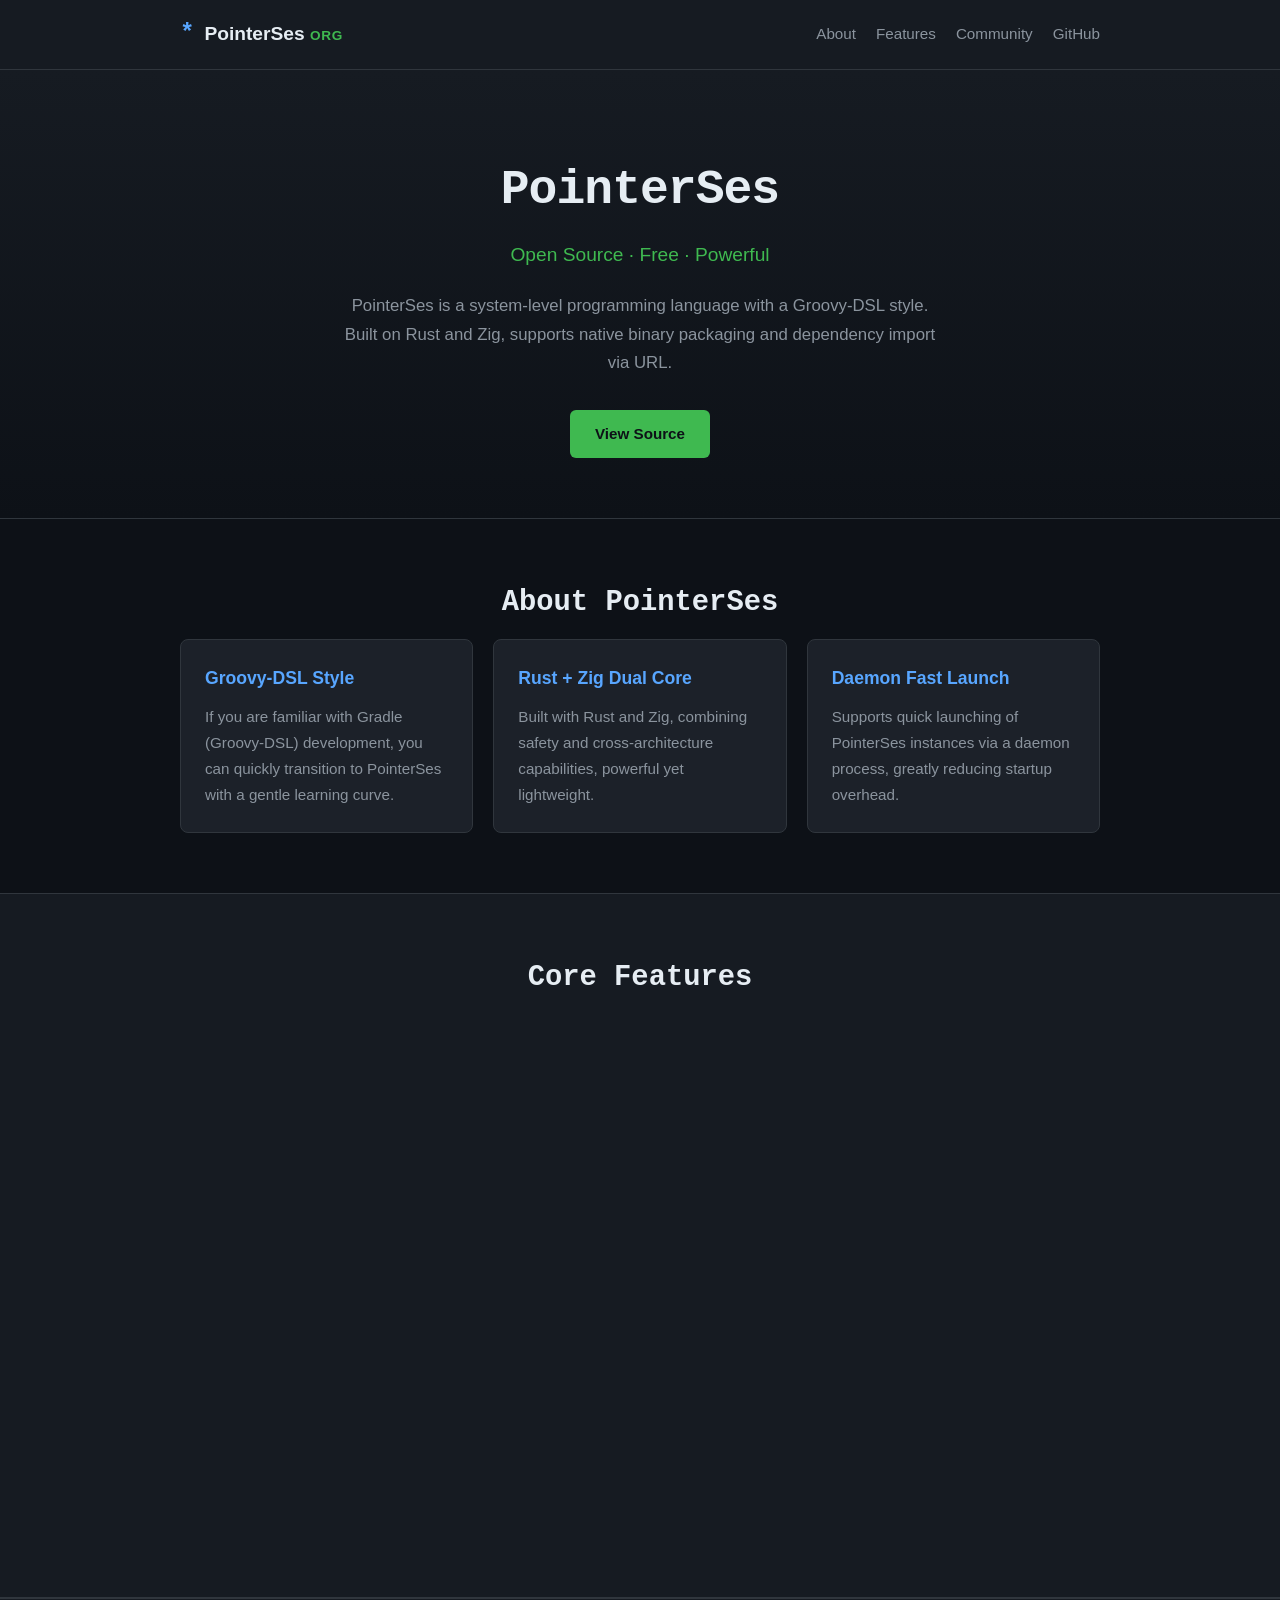
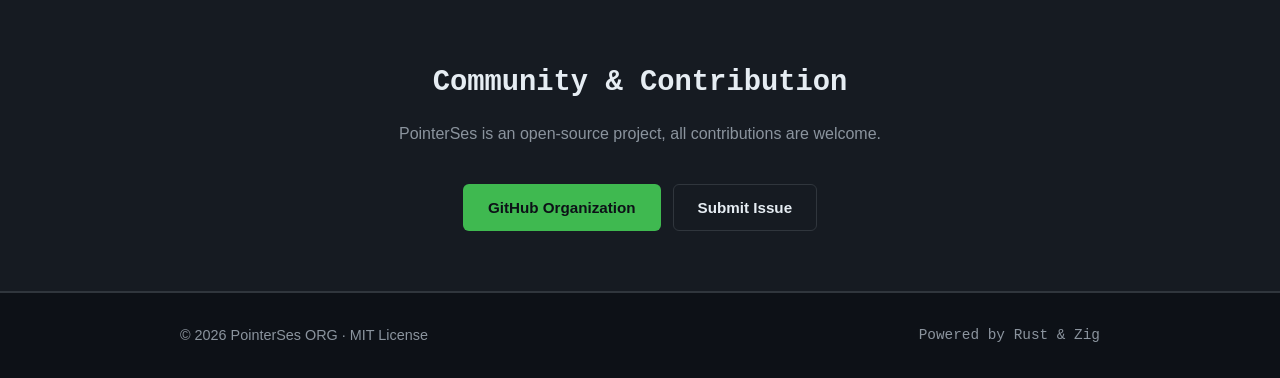
<file: index.html>
<!DOCTYPE html>
<html lang="en">
<head>
  <meta charset="UTF-8">
  <meta name="viewport" content="width=device-width, initial-scale=1.0">
  <title>PointerSes ORG</title>
  <script>
    (async function() {
      let target = '/en-uk/index.html';
      try {
        const response = await fetch('https://ip-api.com/json/?fields=status,countryCode');
        const data = await response.json();
        if (data.status === 'success') {
          const cc = data.countryCode;
          if (cc === 'CN') {
            target = '/zh-cn/index.html';
          } else if (cc === 'TW' || cc === 'HK' || cc === 'MO') {
            target = '/zh-hk/index.html';
          } else {
            target = '/en-uk/index.html';
          }
        }
      } catch (e) {
        target = '/en-uk/index.html';
      }
      window.location.href = target;
    })();
  </script>
</head>
<body>
  <p>Redirecting...</p>
</body>
</html>
</file>
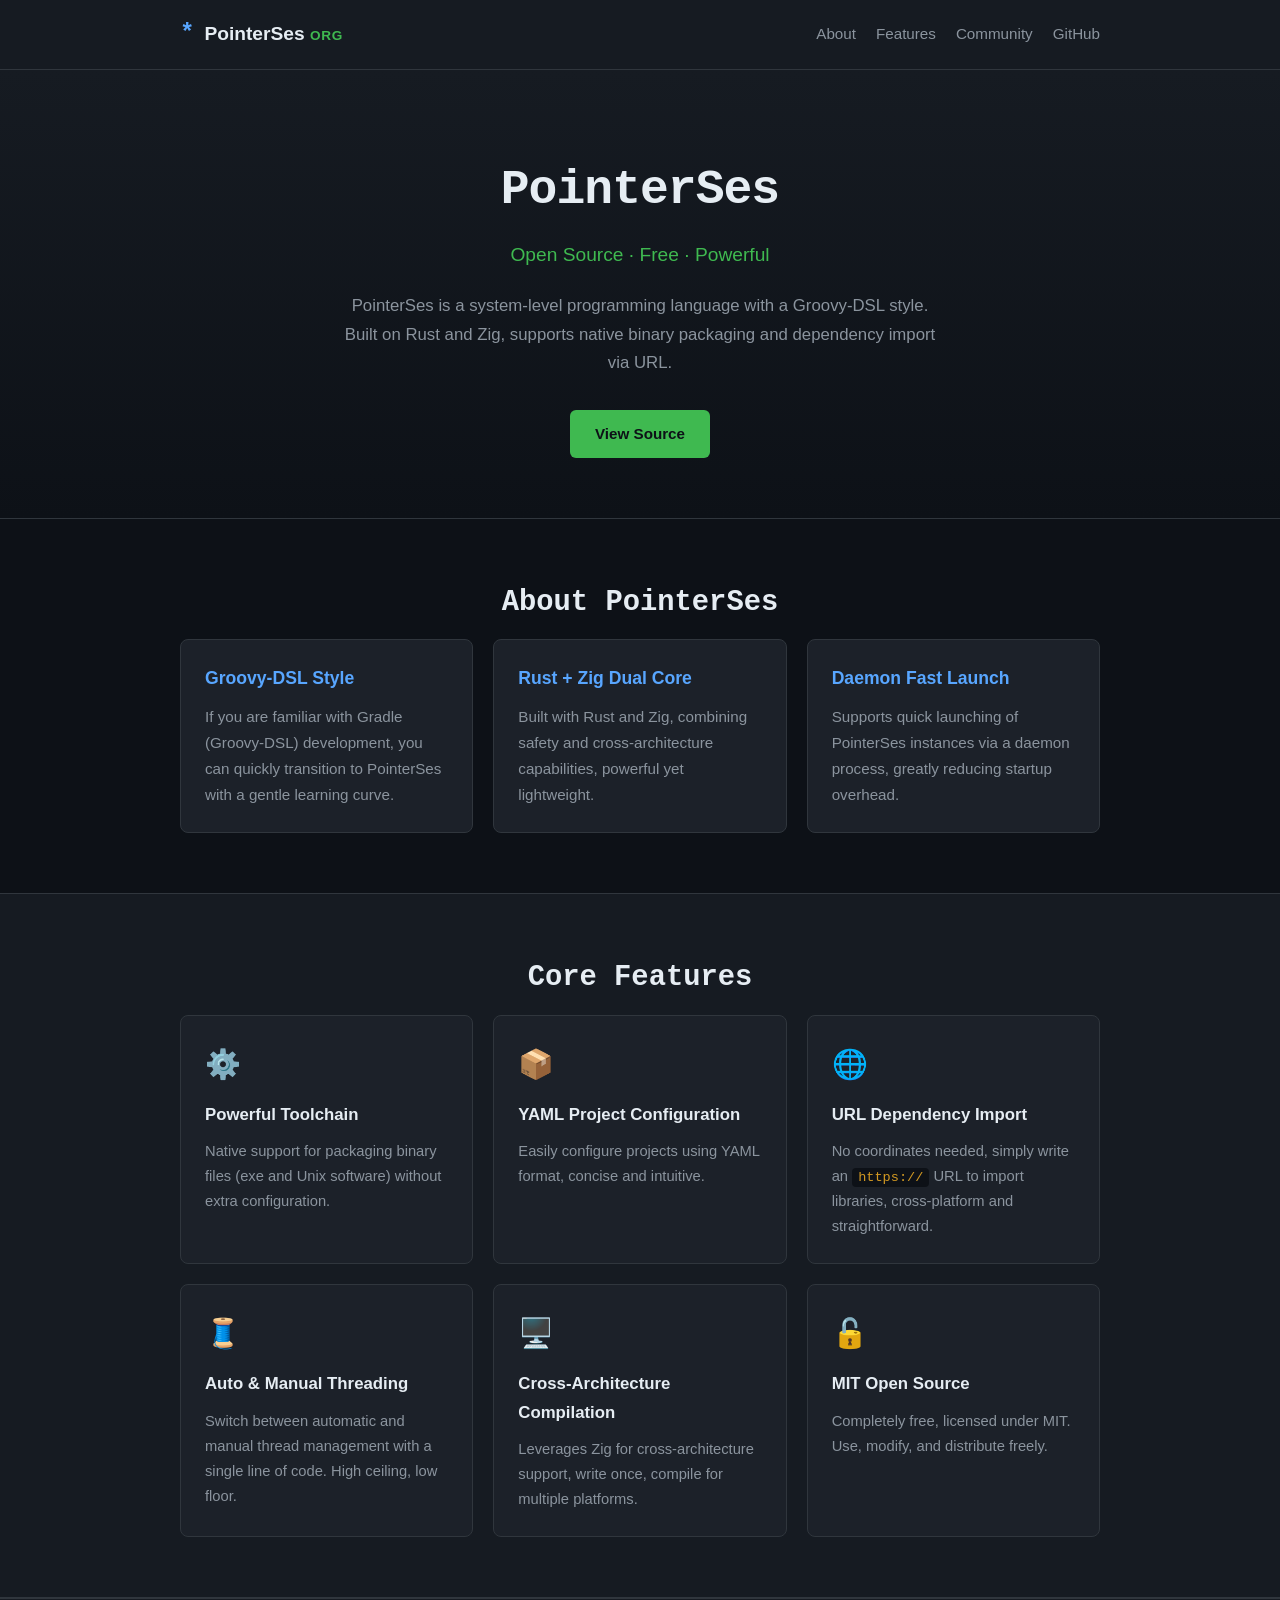
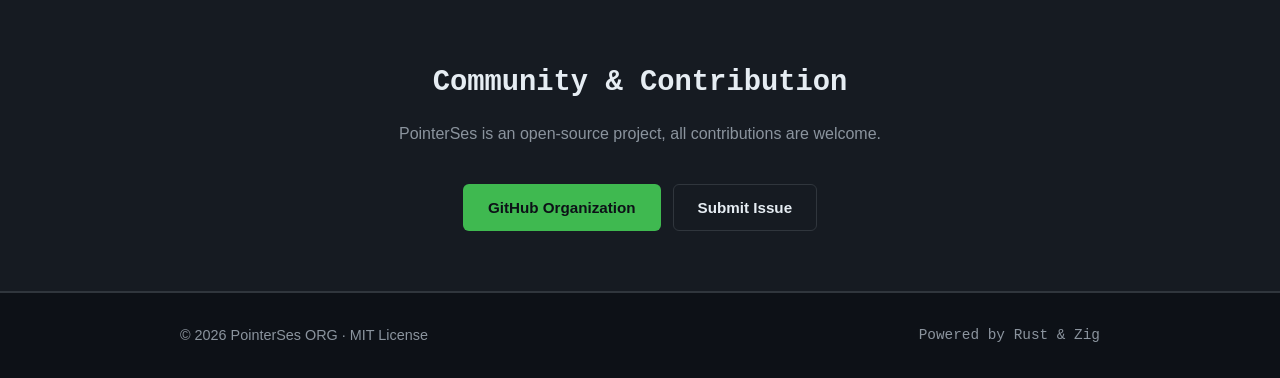
<file: en-uk/index.html>
<!DOCTYPE html>
<html lang="en-GB">
<head>
  <meta charset="UTF-8">
  <meta name="viewport" content="width=device-width, initial-scale=1.0">
  <title>PointerSes ORG — Open Source System Programming Language</title>
  <meta name="description" content="PointerSes is an open-source, free, and powerful programming language with Groovy-DSL style, built on Rust and Zig.">
  <link rel="stylesheet" href="../assets/css/style.css">
</head>
<body>
  <header class="site-header">
    <div class="container header-inner">
      <div class="logo">
        <span class="logo-mark">*</span>
        <span class="logo-text">PointerSes <span class="logo-org">ORG</span></span>
      </div>
      <nav class="site-nav">
        <a href="#about">About</a>
        <a href="#features">Features</a>
        <a href="#community">Community</a>
        <a href="https://github.com/pointerses-org" target="_blank" rel="noopener">GitHub</a>
      </nav>
    </div>
  </header>

  <main>
    <section class="hero">
      <div class="container">
        <h1 class="fade-up">PointerSes</h1>
        <p class="hero-subtitle fade-up delay-1">Open Source · Free · Powerful</p>
        <p class="hero-desc fade-up delay-2">
          PointerSes is a system-level programming language with a Groovy-DSL style.<br>
          Built on Rust and Zig, supports native binary packaging and dependency import via URL.
        </p>
        <div class="hero-actions fade-up delay-3">
          <a class="btn btn-primary" href="https://github.com/pointerses-org/PointerSesLang" target="_blank" rel="noopener">View Source</a>
        </div>
      </div>
    </section>

    <section id="about" class="section">
      <div class="container">
        <h2 class="section-title">About PointerSes</h2>
        <div class="about-grid">
          <div class="about-card reveal">
            <h3>Groovy-DSL Style</h3>
            <p>If you are familiar with Gradle (Groovy-DSL) development, you can quickly transition to PointerSes with a gentle learning curve.</p>
          </div>
          <div class="about-card reveal delay-1">
            <h3>Rust + Zig Dual Core</h3>
            <p>Built with Rust and Zig, combining safety and cross-architecture capabilities, powerful yet lightweight.</p>
          </div>
          <div class="about-card reveal delay-2">
            <h3>Daemon Fast Launch</h3>
            <p>Supports quick launching of PointerSes instances via a daemon process, greatly reducing startup overhead.</p>
          </div>
        </div>
      </div>
    </section>

    <section id="features" class="section section-alt">
      <div class="container">
        <h2 class="section-title">Core Features</h2>
        <div class="features-grid">
          <div class="feature-card reveal">
            <div class="feature-icon">⚙️</div>
            <h3>Powerful Toolchain</h3>
            <p>Native support for packaging binary files (exe and Unix software) without extra configuration.</p>
          </div>
          <div class="feature-card reveal delay-1">
            <div class="feature-icon">📦</div>
            <h3>YAML Project Configuration</h3>
            <p>Easily configure projects using YAML format, concise and intuitive.</p>
          </div>
          <div class="feature-card reveal delay-2">
            <div class="feature-icon">🌐</div>
            <h3>URL Dependency Import</h3>
            <p>No coordinates needed, simply write an <code>https://</code> URL to import libraries, cross-platform and straightforward.</p>
          </div>
          <div class="feature-card reveal">
            <div class="feature-icon">🧵</div>
            <h3>Auto &amp; Manual Threading</h3>
            <p>Switch between automatic and manual thread management with a single line of code. High ceiling, low floor.</p>
          </div>
          <div class="feature-card reveal delay-1">
            <div class="feature-icon">🖥️</div>
            <h3>Cross-Architecture Compilation</h3>
            <p>Leverages Zig for cross-architecture support, write once, compile for multiple platforms.</p>
          </div>
          <div class="feature-card reveal delay-2">
            <div class="feature-icon">🔓</div>
            <h3>MIT Open Source</h3>
            <p>Completely free, licensed under MIT. Use, modify, and distribute freely.</p>
          </div>
        </div>
      </div>
    </section>

    <section id="community" class="section section-alt">
      <div class="container">
        <h2 class="section-title">Community &amp; Contribution</h2>
        <p class="section-desc">PointerSes is an open-source project, all contributions are welcome.</p>
        <div class="community-links">
          <a class="btn btn-primary" href="https://github.com/pointerses-org" target="_blank" rel="noopener">GitHub Organization</a>
          <a class="btn btn-secondary" href="https://github.com/pointerses-org/PointerSes-Script/issues" target="_blank" rel="noopener">Submit Issue</a>
        </div>
      </div>
    </section>
  </main>

  <footer class="site-footer">
    <div class="container footer-inner">
      <p>© 2026 PointerSes ORG · MIT License</p>
      <p class="footer-meta">Powered by Rust &amp; Zig</p>
    </div>
  </footer>

  <script src="../assets/js/script.js"></script>
</body>
</html>
</file>
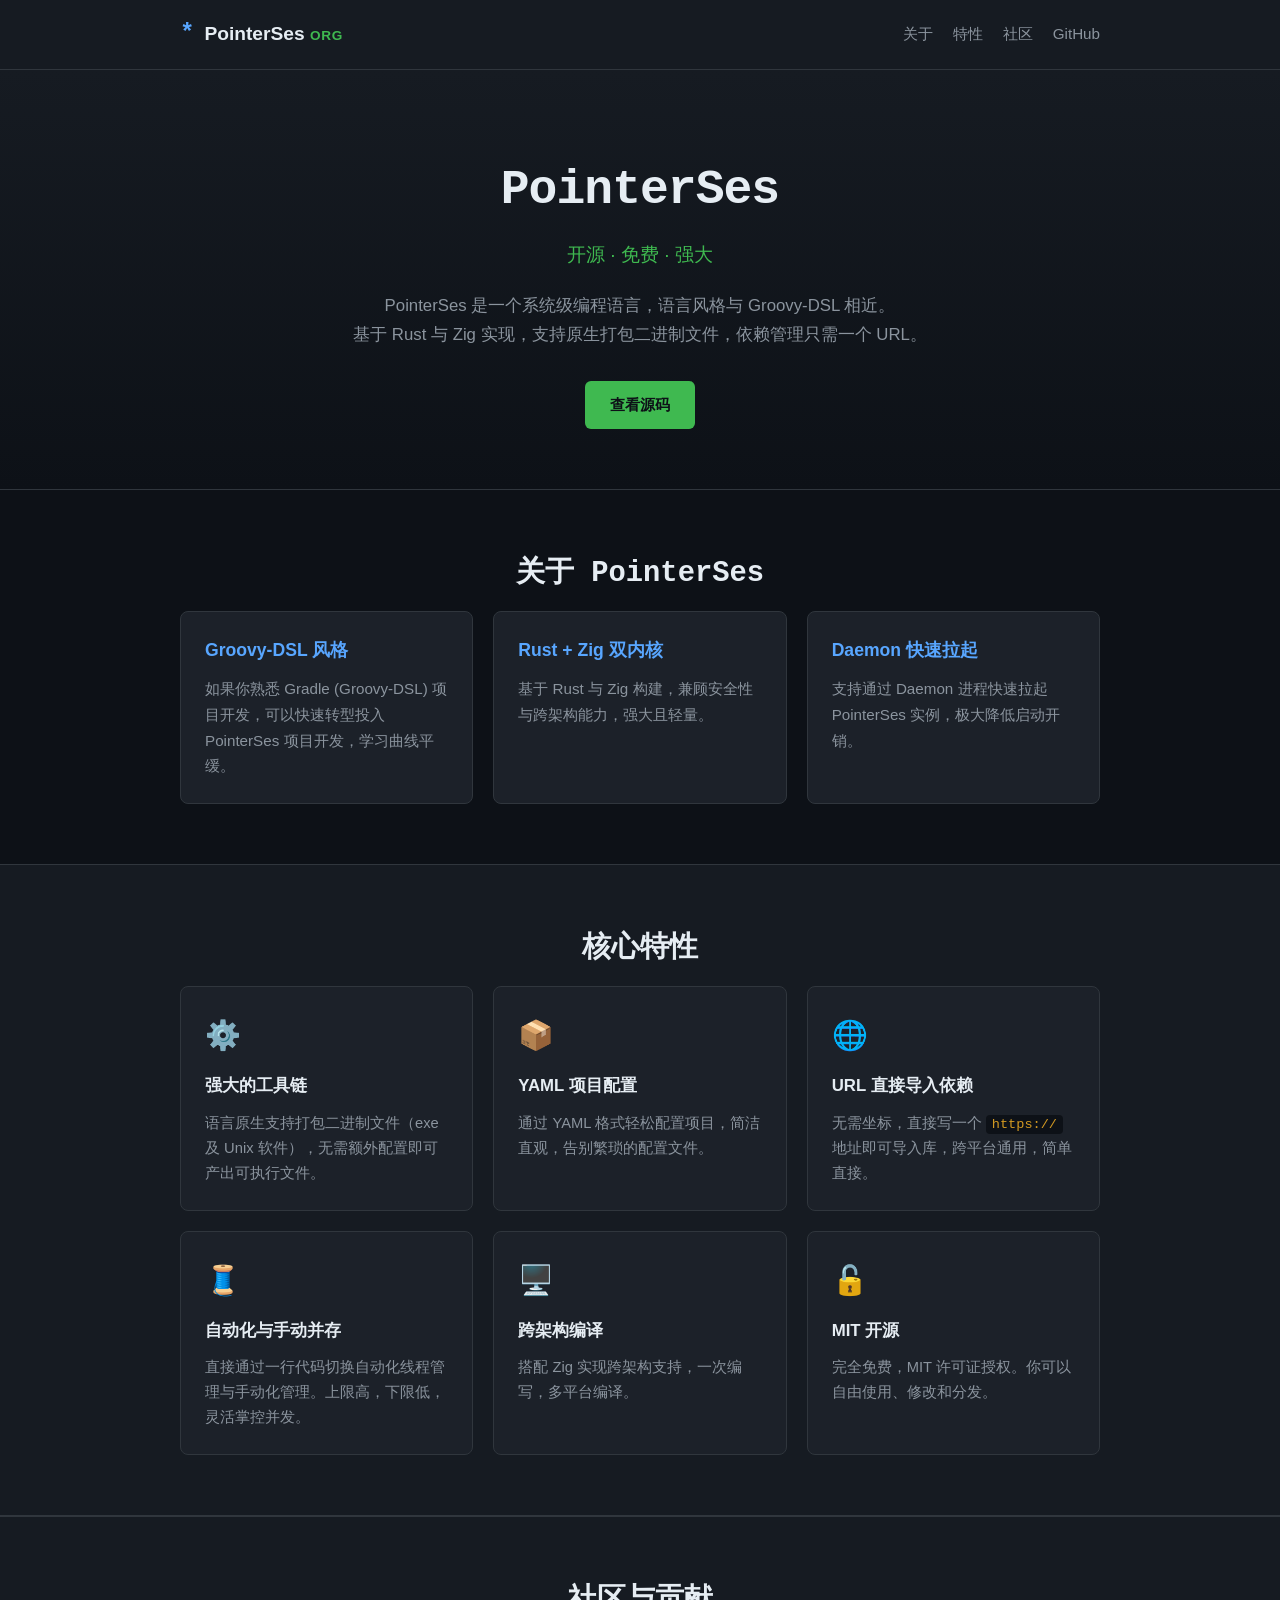
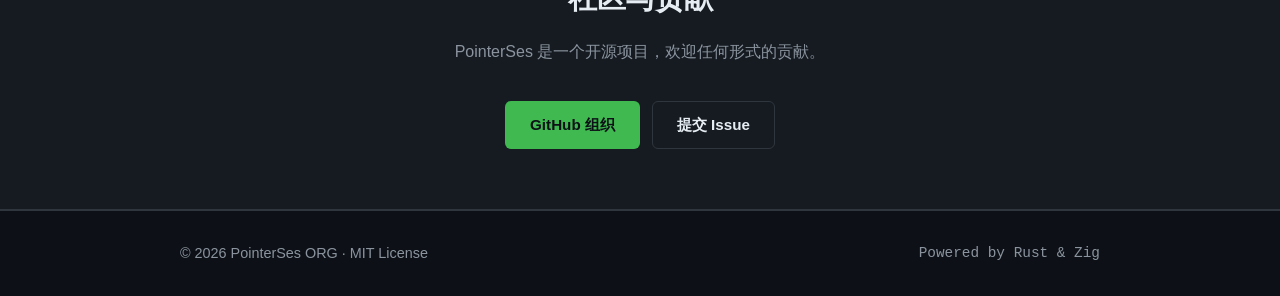
<file: zh-cn/index.html>
<!DOCTYPE html>
<html lang="zh-CN">
<head>
  <meta charset="UTF-8">
  <meta name="viewport" content="width=device-width, initial-scale=1.0">
  <title>PointerSes ORG — 开源系统级编程语言</title>
  <meta name="description" content="PointerSes 是一个开源、免费、强大的编程语言，Groovy-DSL 风格，基于 Rust 与 Zig 实现。">
  <link rel="stylesheet" href="../assets/css/style.css">
</head>
<body>
  <header class="site-header">
    <div class="container header-inner">
      <div class="logo">
        <span class="logo-mark">*</span>
        <span class="logo-text">PointerSes <span class="logo-org">ORG</span></span>
      </div>
      <nav class="site-nav">
        <a href="#about">关于</a>
        <a href="#features">特性</a>
        <a href="#community">社区</a>
        <a href="https://github.com/pointerses-org" target="_blank" rel="noopener">GitHub</a>
      </nav>
    </div>
  </header>

  <main>
    <section class="hero">
      <div class="container">
        <h1 class="fade-up">PointerSes</h1>
        <p class="hero-subtitle fade-up delay-1">开源 · 免费 · 强大</p>
        <p class="hero-desc fade-up delay-2">
          PointerSes 是一个系统级编程语言，语言风格与 Groovy-DSL 相近。<br>
          基于 Rust 与 Zig 实现，支持原生打包二进制文件，依赖管理只需一个 URL。
        </p>
        <div class="hero-actions fade-up delay-3">
          <a class="btn btn-primary" href="https://github.com/pointerses-org/PointerSesLang" target="_blank" rel="noopener">查看源码</a>
        </div>
      </div>
    </section>

    <section id="about" class="section">
      <div class="container">
        <h2 class="section-title">关于 PointerSes</h2>
        <div class="about-grid">
          <div class="about-card reveal">
            <h3>Groovy-DSL 风格</h3>
            <p>如果你熟悉 Gradle (Groovy-DSL) 项目开发，可以快速转型投入 PointerSes 项目开发，学习曲线平缓。</p>
          </div>
          <div class="about-card reveal delay-1">
            <h3>Rust + Zig 双内核</h3>
            <p>基于 Rust 与 Zig 构建，兼顾安全性与跨架构能力，强大且轻量。</p>
          </div>
          <div class="about-card reveal delay-2">
            <h3>Daemon 快速拉起</h3>
            <p>支持通过 Daemon 进程快速拉起 PointerSes 实例，极大降低启动开销。</p>
          </div>
        </div>
      </div>
    </section>

    <section id="features" class="section section-alt">
      <div class="container">
        <h2 class="section-title">核心特性</h2>
        <div class="features-grid">
          <div class="feature-card reveal">
            <div class="feature-icon">⚙️</div>
            <h3>强大的工具链</h3>
            <p>语言原生支持打包二进制文件（exe 及 Unix 软件），无需额外配置即可产出可执行文件。</p>
          </div>
          <div class="feature-card reveal delay-1">
            <div class="feature-icon">📦</div>
            <h3>YAML 项目配置</h3>
            <p>通过 YAML 格式轻松配置项目，简洁直观，告别繁琐的配置文件。</p>
          </div>
          <div class="feature-card reveal delay-2">
            <div class="feature-icon">🌐</div>
            <h3>URL 直接导入依赖</h3>
            <p>无需坐标，直接写一个 <code>https://</code> 地址即可导入库，跨平台通用，简单直接。</p>
          </div>
          <div class="feature-card reveal">
            <div class="feature-icon">🧵</div>
            <h3>自动化与手动并存</h3>
            <p>直接通过一行代码切换自动化线程管理与手动化管理。上限高，下限低，灵活掌控并发。</p>
          </div>
          <div class="feature-card reveal delay-1">
            <div class="feature-icon">🖥️</div>
            <h3>跨架构编译</h3>
            <p>搭配 Zig 实现跨架构支持，一次编写，多平台编译。</p>
          </div>
          <div class="feature-card reveal delay-2">
            <div class="feature-icon">🔓</div>
            <h3>MIT 开源</h3>
            <p>完全免费，MIT 许可证授权。你可以自由使用、修改和分发。</p>
          </div>
        </div>
      </div>
    </section>

    <section id="community" class="section section-alt">
      <div class="container">
        <h2 class="section-title">社区与贡献</h2>
        <p class="section-desc">PointerSes 是一个开源项目，欢迎任何形式的贡献。</p>
        <div class="community-links">
          <a class="btn btn-primary" href="https://github.com/pointerses-org" target="_blank" rel="noopener">GitHub 组织</a>
          <a class="btn btn-secondary" href="https://github.com/pointerses-org/PointerSes-Script/issues" target="_blank" rel="noopener">提交 Issue</a>
        </div>
      </div>
    </section>
  </main>

  <footer class="site-footer">
    <div class="container footer-inner">
      <p>© 2026 PointerSes ORG · MIT License</p>
      <p class="footer-meta">Powered by Rust &amp; Zig</p>
    </div>
  </footer>

  <script src="../assets/js/script.js"></script>
</body>
</html>
</file>
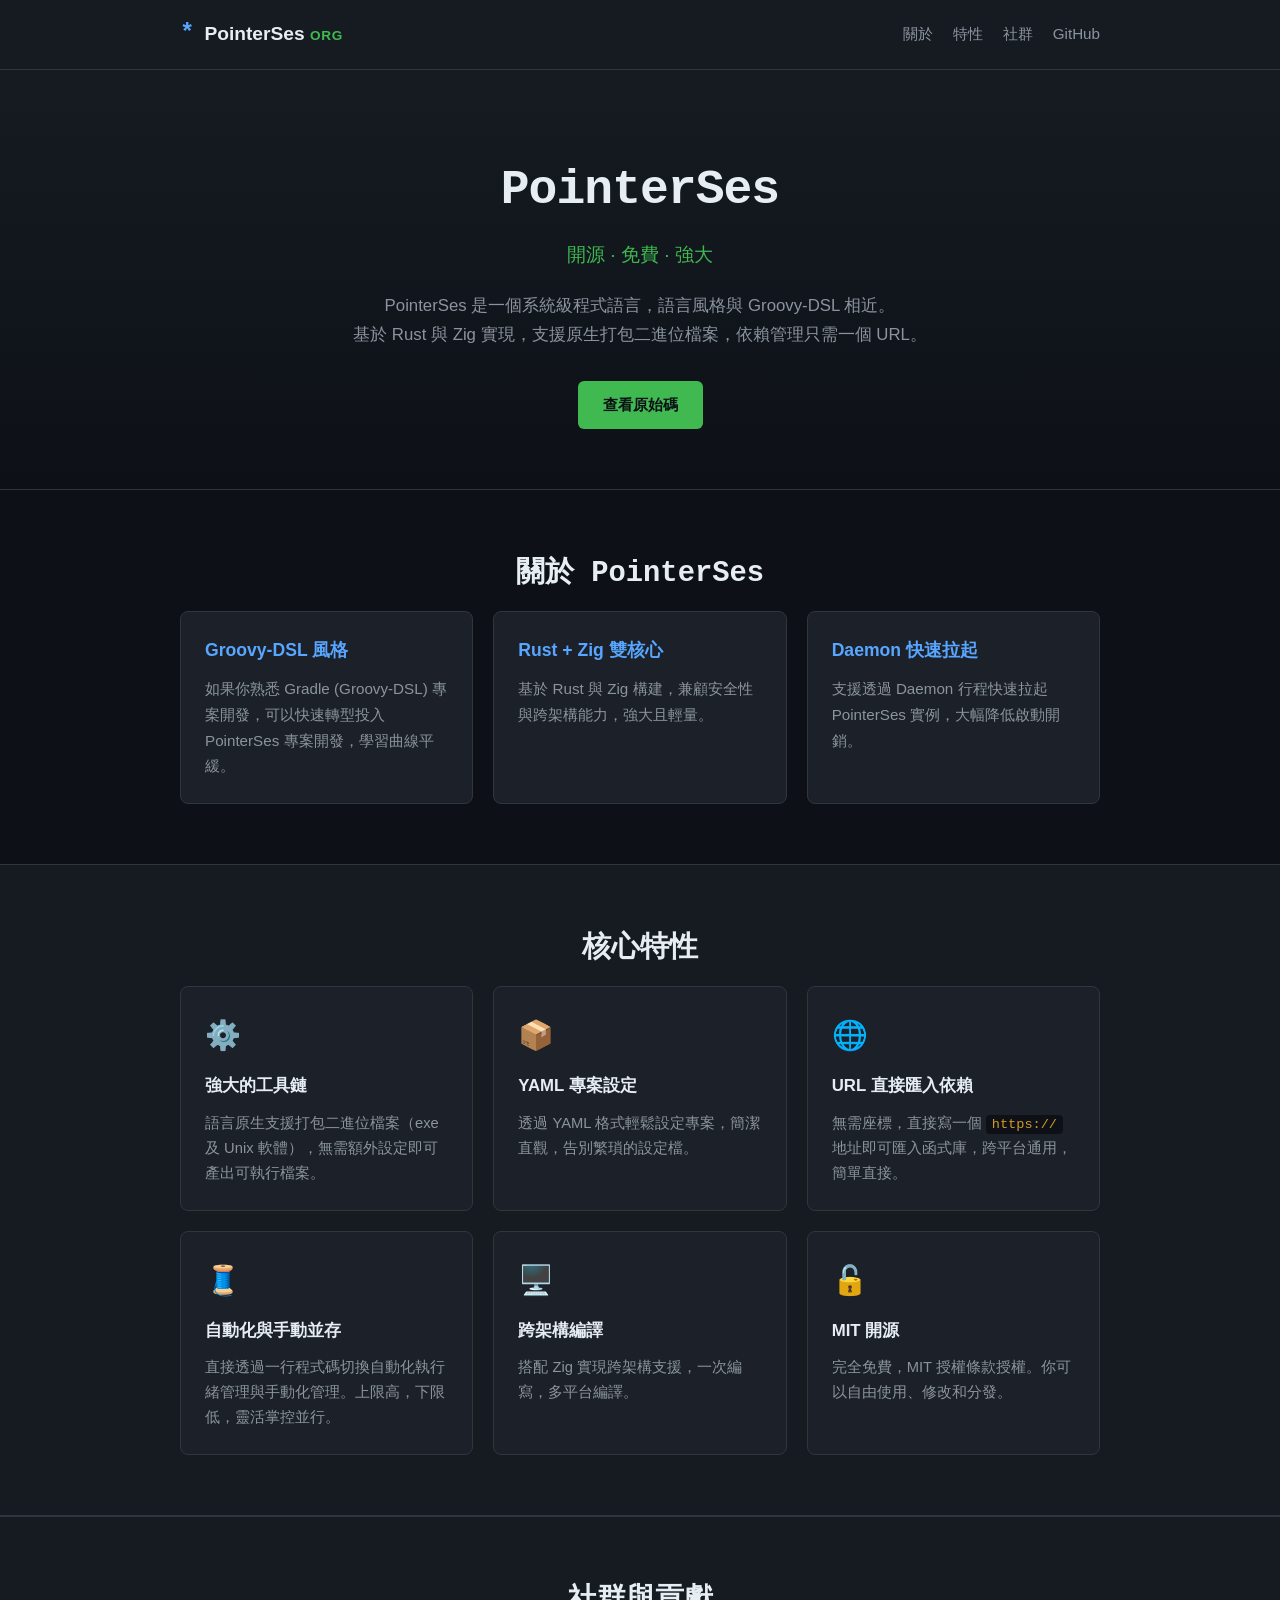
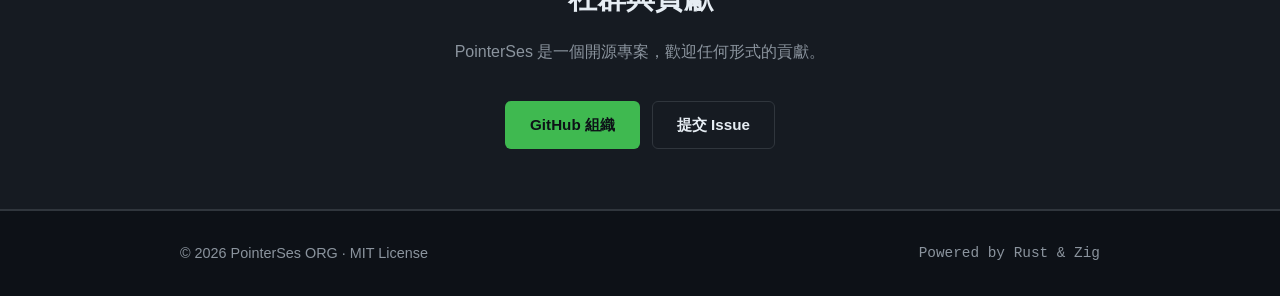
<file: zh-hk/index.html>
<!DOCTYPE html>
<html lang="zh-HK">
<head>
  <meta charset="UTF-8">
  <meta name="viewport" content="width=device-width, initial-scale=1.0">
  <title>PointerSes ORG — 開源系統級程式語言</title>
  <meta name="description" content="PointerSes 是一個開源、免費、強大的程式語言，Groovy-DSL 風格，基於 Rust 與 Zig 實現。">
  <link rel="stylesheet" href="../assets/css/style.css">
</head>
<body>
  <header class="site-header">
    <div class="container header-inner">
      <div class="logo">
        <span class="logo-mark">*</span>
        <span class="logo-text">PointerSes <span class="logo-org">ORG</span></span>
      </div>
      <nav class="site-nav">
        <a href="#about">關於</a>
        <a href="#features">特性</a>
        <a href="#community">社群</a>
        <a href="https://github.com/pointerses-org" target="_blank" rel="noopener">GitHub</a>
      </nav>
    </div>
  </header>

  <main>
    <section class="hero">
      <div class="container">
        <h1 class="fade-up">PointerSes</h1>
        <p class="hero-subtitle fade-up delay-1">開源 · 免費 · 強大</p>
        <p class="hero-desc fade-up delay-2">
          PointerSes 是一個系統級程式語言，語言風格與 Groovy-DSL 相近。<br>
          基於 Rust 與 Zig 實現，支援原生打包二進位檔案，依賴管理只需一個 URL。
        </p>
        <div class="hero-actions fade-up delay-3">
          <a class="btn btn-primary" href="https://github.com/pointerses-org/PointerSesLang" target="_blank" rel="noopener">查看原始碼</a>
        </div>
      </div>
    </section>

    <section id="about" class="section">
      <div class="container">
        <h2 class="section-title">關於 PointerSes</h2>
        <div class="about-grid">
          <div class="about-card reveal">
            <h3>Groovy-DSL 風格</h3>
            <p>如果你熟悉 Gradle (Groovy-DSL) 專案開發，可以快速轉型投入 PointerSes 專案開發，學習曲線平緩。</p>
          </div>
          <div class="about-card reveal delay-1">
            <h3>Rust + Zig 雙核心</h3>
            <p>基於 Rust 與 Zig 構建，兼顧安全性與跨架構能力，強大且輕量。</p>
          </div>
          <div class="about-card reveal delay-2">
            <h3>Daemon 快速拉起</h3>
            <p>支援透過 Daemon 行程快速拉起 PointerSes 實例，大幅降低啟動開銷。</p>
          </div>
        </div>
      </div>
    </section>

    <section id="features" class="section section-alt">
      <div class="container">
        <h2 class="section-title">核心特性</h2>
        <div class="features-grid">
          <div class="feature-card reveal">
            <div class="feature-icon">⚙️</div>
            <h3>強大的工具鏈</h3>
            <p>語言原生支援打包二進位檔案（exe 及 Unix 軟體），無需額外設定即可產出可執行檔案。</p>
          </div>
          <div class="feature-card reveal delay-1">
            <div class="feature-icon">📦</div>
            <h3>YAML 專案設定</h3>
            <p>透過 YAML 格式輕鬆設定專案，簡潔直觀，告別繁瑣的設定檔。</p>
          </div>
          <div class="feature-card reveal delay-2">
            <div class="feature-icon">🌐</div>
            <h3>URL 直接匯入依賴</h3>
            <p>無需座標，直接寫一個 <code>https://</code> 地址即可匯入函式庫，跨平台通用，簡單直接。</p>
          </div>
          <div class="feature-card reveal">
            <div class="feature-icon">🧵</div>
            <h3>自動化與手動並存</h3>
            <p>直接透過一行程式碼切換自動化執行緒管理與手動化管理。上限高，下限低，靈活掌控並行。</p>
          </div>
          <div class="feature-card reveal delay-1">
            <div class="feature-icon">🖥️</div>
            <h3>跨架構編譯</h3>
            <p>搭配 Zig 實現跨架構支援，一次編寫，多平台編譯。</p>
          </div>
          <div class="feature-card reveal delay-2">
            <div class="feature-icon">🔓</div>
            <h3>MIT 開源</h3>
            <p>完全免費，MIT 授權條款授權。你可以自由使用、修改和分發。</p>
          </div>
        </div>
      </div>
    </section>

    <section id="community" class="section section-alt">
      <div class="container">
        <h2 class="section-title">社群與貢獻</h2>
        <p class="section-desc">PointerSes 是一個開源專案，歡迎任何形式的貢獻。</p>
        <div class="community-links">
          <a class="btn btn-primary" href="https://github.com/pointerses-org" target="_blank" rel="noopener">GitHub 組織</a>
          <a class="btn btn-secondary" href="https://github.com/pointerses-org/PointerSes-Script/issues" target="_blank" rel="noopener">提交 Issue</a>
        </div>
      </div>
    </section>
  </main>

  <footer class="site-footer">
    <div class="container footer-inner">
      <p>© 2026 PointerSes ORG · MIT License</p>
      <p class="footer-meta">Powered by Rust &amp; Zig</p>
    </div>
  </footer>

  <script src="../assets/js/script.js"></script>
</body>
</html>
</file>
<file: assets/css/style.css>
* {
  margin: 0;
  padding: 0;
  box-sizing: border-box;
}

:root {
  --bg: #0d1117;
  --bg-alt: #161b22;
  --bg-card: #1c2129;
  --border: #30363d;
  --text: #e6edf3;
  --text-muted: #8b949e;
  --accent: #58a6ff;
  --accent-green: #3fb950;
  --accent-orange: #d29922;
  --accent-red: #f85149;
  --code-bg: #0d1117;
  --font-mono: "SFMono-Regular", Consolas, "Liberation Mono", Menlo, monospace;
  --font-sans: -apple-system, BlinkMacSystemFont, "Segoe UI", Helvetica, Arial, sans-serif;
}

html {
  scroll-behavior: smooth;
}

body {
  font-family: var(--font-sans);
  background: var(--bg);
  color: var(--text);
  line-height: 1.7;
}

.container {
  max-width: 960px;
  margin: 0 auto;
  padding: 0 20px;
}

.site-header {
  background: var(--bg-alt);
  border-bottom: 1px solid var(--border);
  position: sticky;
  top: 0;
  z-index: 100;
}

.header-inner {
  display: flex;
  align-items: center;
  justify-content: space-between;
  padding-top: 14px;
  padding-bottom: 14px;
}

.logo {
  display: flex;
  align-items: center;
  gap: 10px;
  font-weight: 700;
  font-size: 1.2rem;
}

.logo-mark {
  color: var(--accent);
  font-size: 1.5rem;
  font-family: var(--font-mono);
}

.logo-org {
  color: var(--accent-green);
  font-size: 0.85rem;
  font-weight: 600;
  letter-spacing: 0.05em;
}

.site-nav {
  display: flex;
  gap: 20px;
  flex-wrap: wrap;
}

.site-nav a {
  color: var(--text-muted);
  text-decoration: none;
  font-size: 0.95rem;
  transition: color 0.2s;
}

.site-nav a:hover {
  color: var(--accent);
}

.hero {
  text-align: center;
  padding: 80px 0 60px;
  background: linear-gradient(180deg, var(--bg-alt) 0%, var(--bg) 100%);
  border-bottom: 1px solid var(--border);
}

.hero h1 {
  font-size: 3rem;
  font-family: var(--font-mono);
  letter-spacing: -0.02em;
  margin-bottom: 8px;
  opacity: 0;
  animation: fadeInUp 0.8s forwards;
}

.hero-subtitle {
  font-size: 1.2rem;
  color: var(--accent-green);
  margin-bottom: 20px;
  opacity: 0;
  animation: fadeInUp 0.8s 0.2s forwards;
}

.hero-desc {
  color: var(--text-muted);
  font-size: 1.05rem;
  max-width: 600px;
  margin: 0 auto 32px;
  opacity: 0;
  animation: fadeInUp 0.8s 0.4s forwards;
}

.hero-actions {
  display: flex;
  gap: 12px;
  justify-content: center;
  flex-wrap: wrap;
  opacity: 0;
  animation: fadeInUp 0.8s 0.6s forwards;
}

.btn {
  display: inline-block;
  padding: 10px 24px;
  border-radius: 6px;
  font-size: 0.95rem;
  font-weight: 600;
  text-decoration: none;
  transition: all 0.2s;
  border: 1px solid transparent;
}

.btn-primary {
  background: var(--accent-green);
  color: #0d1117;
}

.btn-primary:hover {
  background: #2ea043;
}

.btn-secondary {
  border-color: var(--border);
  color: var(--text);
}

.btn-secondary:hover {
  border-color: var(--accent);
  color: var(--accent);
}

.section {
  padding: 60px 0;
}

.section-alt {
  background: var(--bg-alt);
  border-top: 1px solid var(--border);
  border-bottom: 1px solid var(--border);
}

.section-title {
  font-size: 1.8rem;
  text-align: center;
  margin-bottom: 12px;
  font-family: var(--font-mono);
}

.section-desc {
  text-align: center;
  color: var(--text-muted);
  max-width: 600px;
  margin: 0 auto 36px;
}

.about-grid {
  display: grid;
  grid-template-columns: repeat(auto-fit, minmax(250px, 1fr));
  gap: 20px;
}

.about-card {
  background: var(--bg-card);
  border: 1px solid var(--border);
  border-radius: 8px;
  padding: 24px;
  transition: border-color 0.2s, transform 0.2s;
}

.about-card:hover {
  border-color: var(--accent);
  transform: translateY(-3px);
}

.about-card h3 {
  font-size: 1.1rem;
  margin-bottom: 10px;
  color: var(--accent);
}

.about-card p {
  color: var(--text-muted);
  font-size: 0.95rem;
}

.features-grid {
  display: grid;
  grid-template-columns: repeat(auto-fit, minmax(260px, 1fr));
  gap: 20px;
}

.feature-card {
  background: var(--bg-card);
  border: 1px solid var(--border);
  border-radius: 8px;
  padding: 24px;
  transition: transform 0.2s, border-color 0.2s;
}

.feature-card:hover {
  transform: translateY(-5px);
  border-color: var(--accent-green);
}

.feature-icon {
  font-size: 1.8rem;
  margin-bottom: 12px;
}

.feature-card h3 {
  font-size: 1.05rem;
  margin-bottom: 10px;
}

.feature-card p {
  color: var(--text-muted);
  font-size: 0.92rem;
}

.feature-card code {
  background: var(--code-bg);
  padding: 2px 6px;
  border-radius: 4px;
  font-family: var(--font-mono);
  font-size: 0.85rem;
  color: var(--accent-orange);
}

.code-block {
  background: var(--code-bg);
  border: 1px solid var(--border);
  border-radius: 8px;
  margin-bottom: 20px;
  overflow: hidden;
  transition: box-shadow 0.3s;
}

.code-block:hover {
  box-shadow: 0 8px 24px rgba(0,0,0,0.3);
}

.code-header {
  display: flex;
  align-items: center;
  gap: 8px;
  background: var(--bg-alt);
  border-bottom: 1px solid var(--border);
  padding: 10px 16px;
}

.code-dot {
  width: 12px;
  height: 12px;
  border-radius: 50%;
}

.code-dot.red { background: var(--accent-red); }
.code-dot.yellow { background: var(--accent-orange); }
.code-dot.green { background: var(--accent-green); }

.code-filename {
  margin-left: auto;
  font-family: var(--font-mono);
  font-size: 0.85rem;
  color: var(--text-muted);
}

.code-block pre {
  padding: 20px;
  overflow-x: auto;
}

.code-block code {
  font-family: var(--font-mono);
  font-size: 0.9rem;
  line-height: 1.8;
  color: var(--text);
}

.community-links {
  display: flex;
  justify-content: center;
  gap: 12px;
  flex-wrap: wrap;
}

.site-footer {
  border-top: 1px solid var(--border);
  padding: 30px 0;
}

.footer-inner {
  display: flex;
  justify-content: space-between;
  align-items: center;
  flex-wrap: wrap;
  gap: 10px;
}

.footer-inner p {
  color: var(--text-muted);
  font-size: 0.9rem;
}

.footer-meta {
  font-family: var(--font-mono);
}

@keyframes fadeInUp {
  from {
    opacity: 0;
    transform: translateY(20px);
  }
  to {
    opacity: 1;
    transform: translateY(0);
  }
}

.reveal {
  opacity: 0;
  transform: translateY(30px);
  transition: opacity 0.6s ease, transform 0.6s ease;
}

.reveal.visible {
  opacity: 1;
  transform: translateY(0);
}

@media (max-width: 640px) {
  .hero h1 {
    font-size: 2.2rem;
  }

  .section-title {
    font-size: 1.5rem;
  }

  .header-inner {
    flex-direction: column;
    gap: 12px;
  }

  .site-nav {
    gap: 14px;
    justify-content: center;
  }
}
</file>
